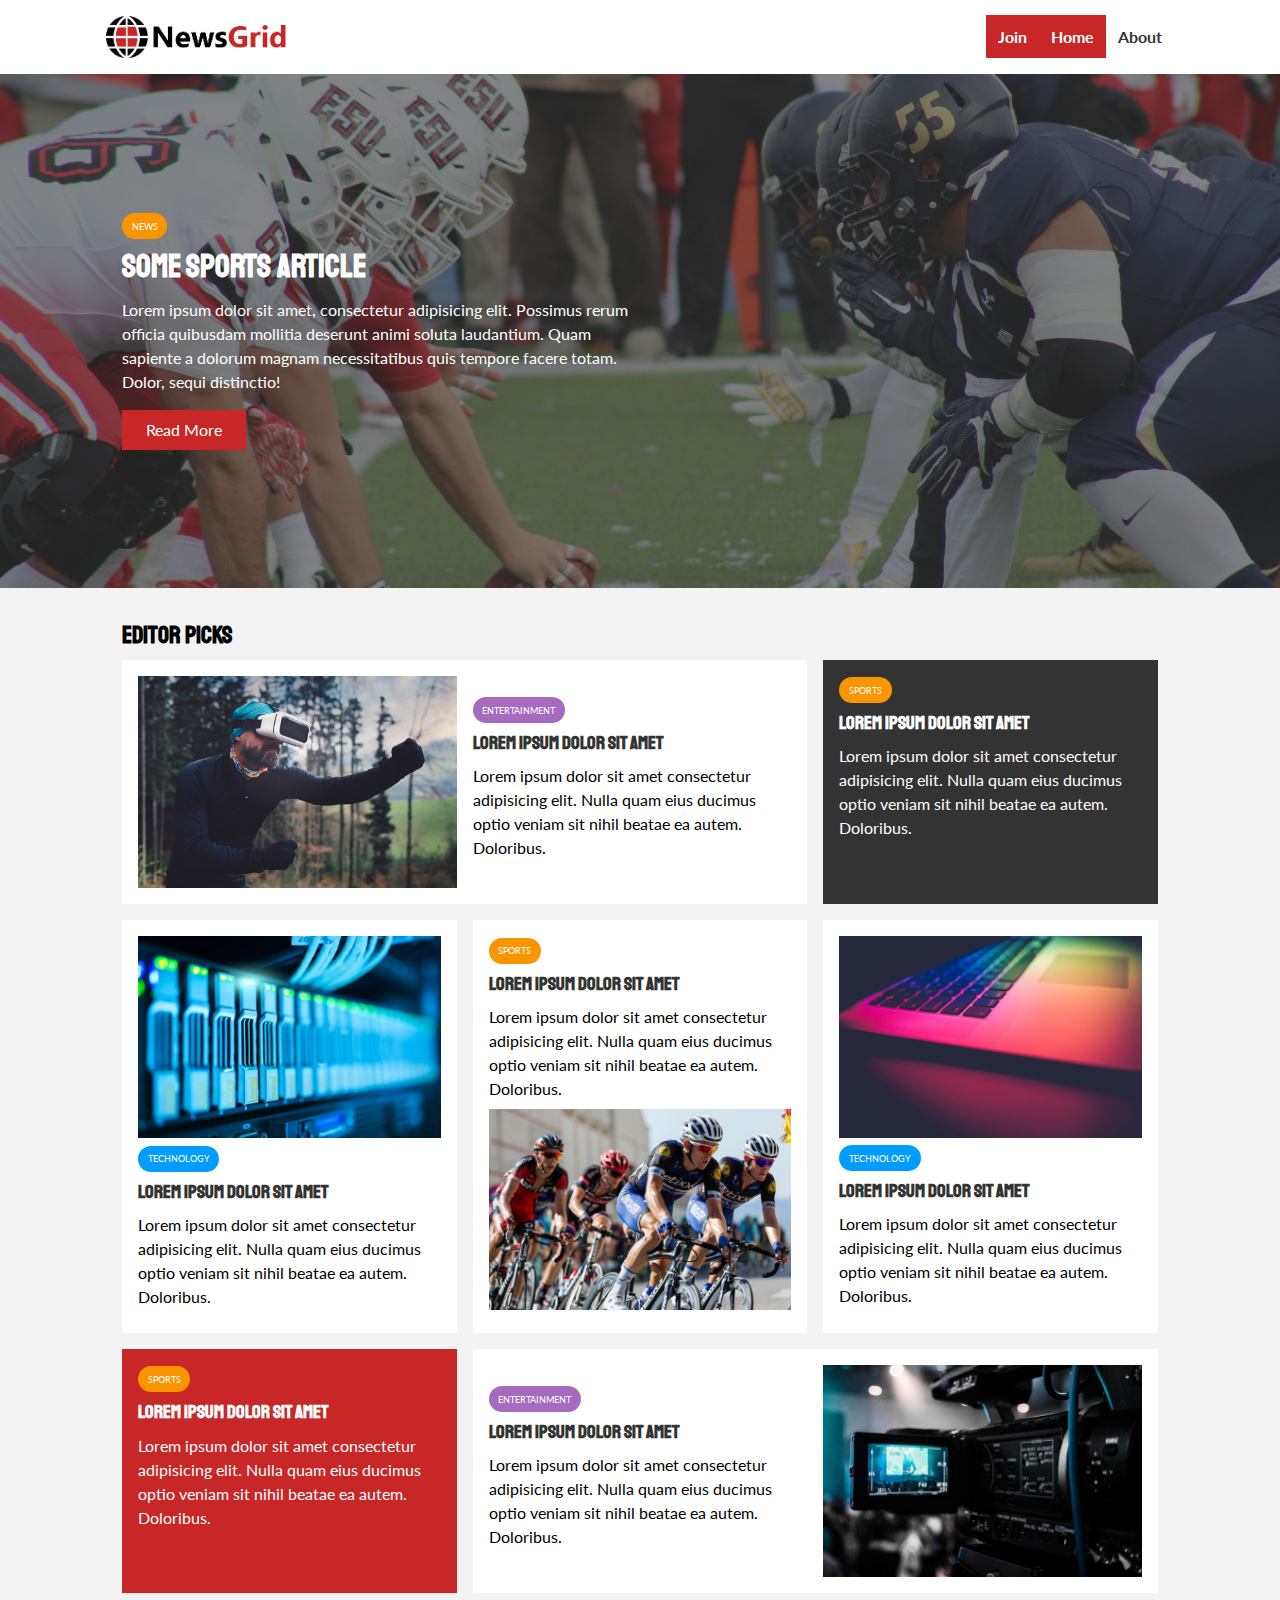
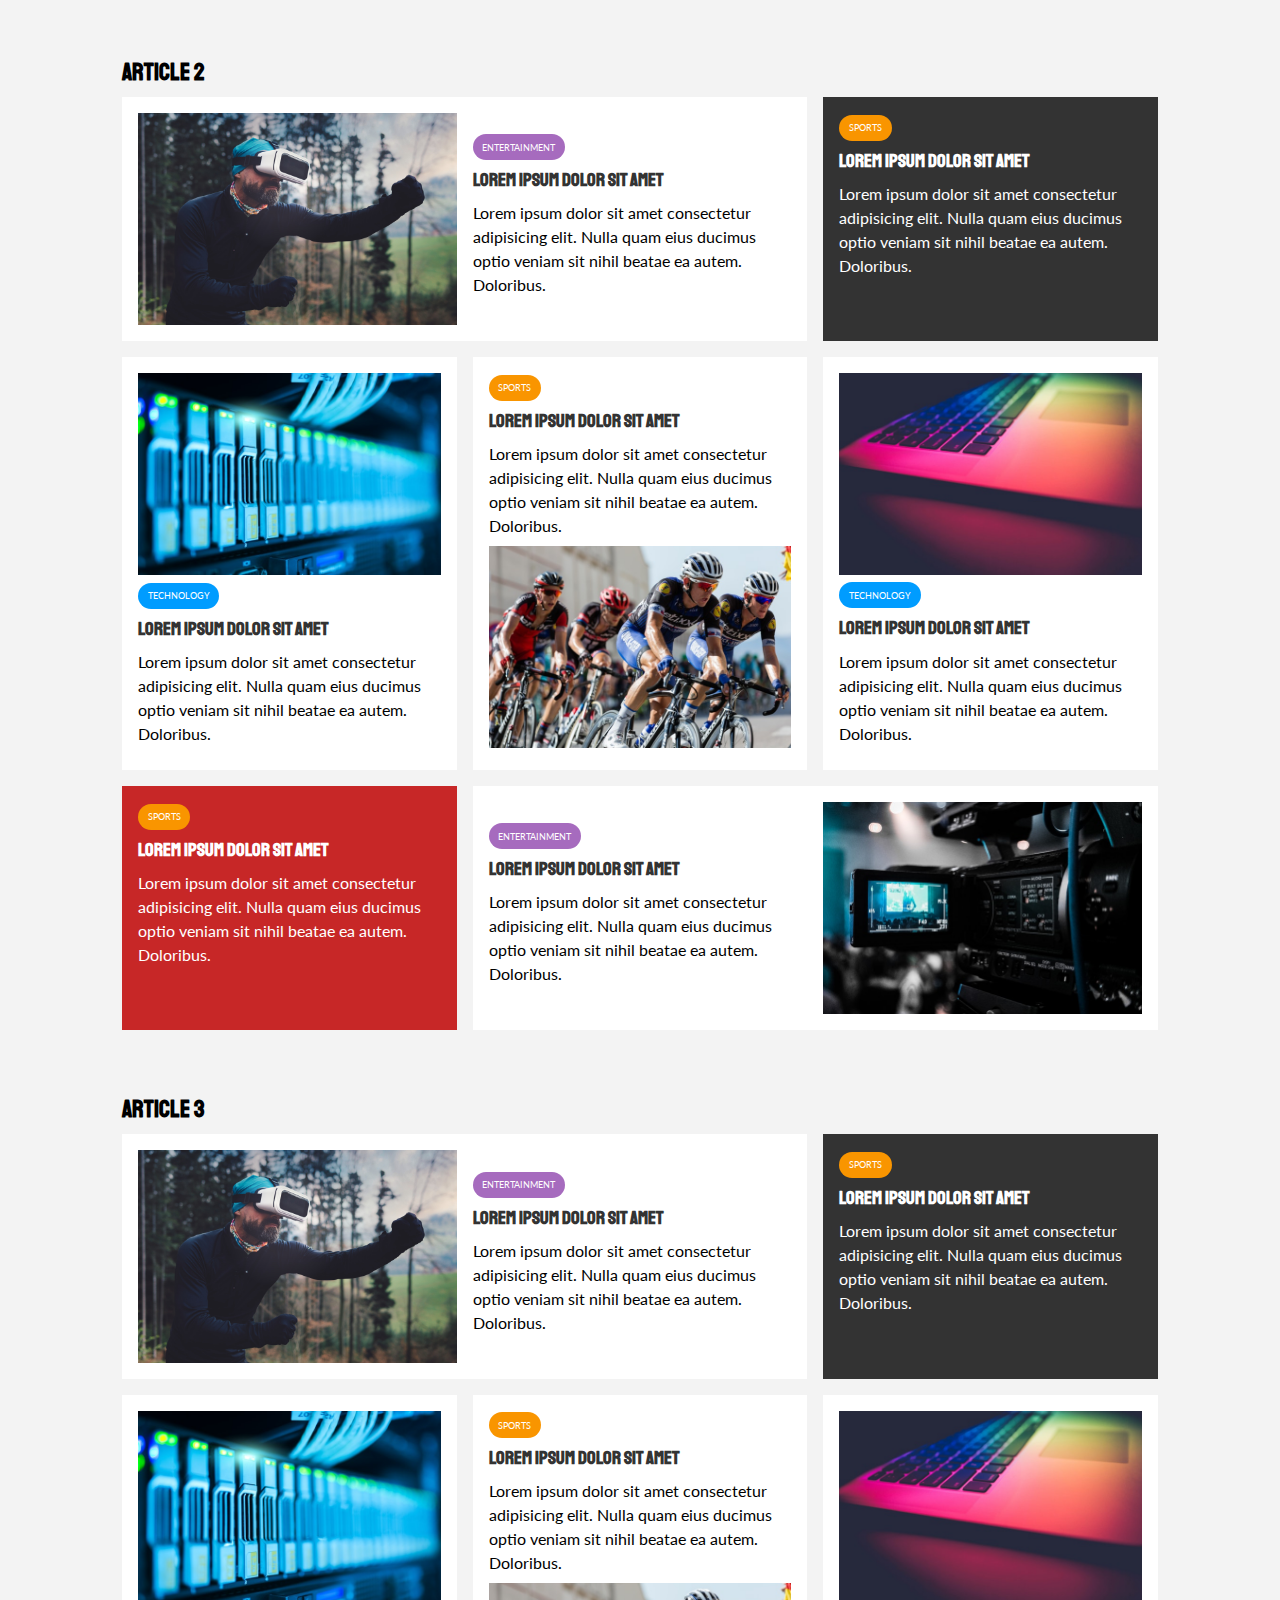
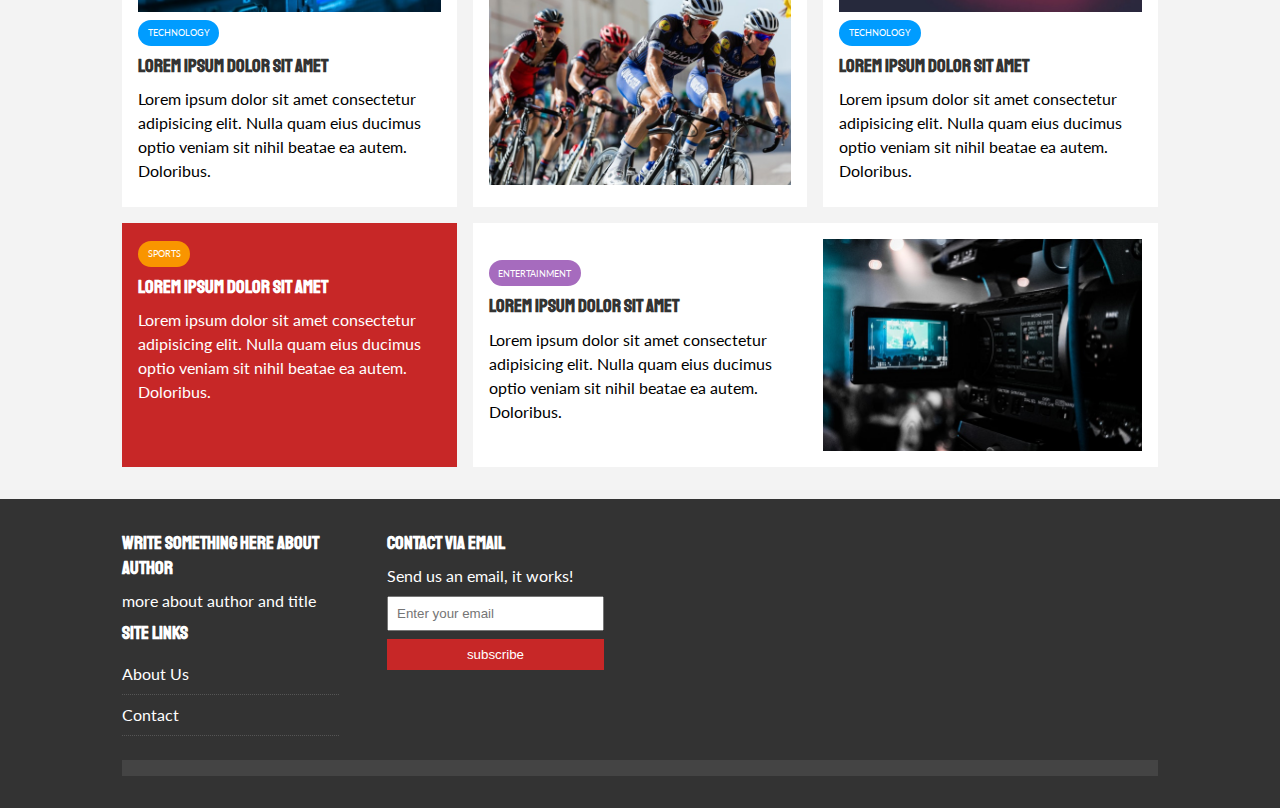
<file: index.html>
<!DOCTYPE html>
<html lang="en">

<head>
  <meta charset="UTF-8">
  <meta name="viewport" content="width=device-width, initial-scale=1.0">
  <meta http-equiv="X-UA-Compatible" content="ie=edge">
  <link rel="stylesheet" href="https://use.fontawesome.com/releases/v5.6.3/css/all.css"
    integrity="sha384-UHRtZLI+pbxtHCWp1t77Bi1L4ZtiqrqD80Kn4Z8NTSRyMA2Fd33n5dQ8lWUE00s/" crossorigin="anonymous">
  <link href="https://fonts.googleapis.com/css?family=Lato|Staatliches" rel="stylesheet">
  <link rel="stylesheet" href="css/style0.css">
  <link rel="stylesheet" media="screen and (max-width: 768px)" href="css/mobile.css">
  <link rel="shortcut icon" type="image/x-icon" href="favicon.ico">
  <title>NewsGrid | Latest News</title>
</head>

<body>
  <nav id="main-nav">
    <div class="container">
      <img src="img/logo.png" alt="NewsGrid" class="logo">
      <div class="social">
        <a href="http://facebook.com" target="_blank"><i class="fab fa-facebook fa-2x"></i></a>
        <a href="http://twitter.com" target="_blank"><i class="fab fa-twitter fa-2x"></i></a>
        <a href="http://instagram.com" target="_blank"><i class="fab fa-instagram fa-2x"></i></a>
        <a href="http://youtube.com" target="_blank"><i class="fab fa-youtube fa-2x"></i></a>
      </div>
      <ul>
        <li><a class="current" href="index.html">Join</a></li>
        <li><a class="current" href="index.html">Home</a></li>
        <li><a href="about.html">About</a></li>
      </ul>
    </div>
  </nav>

  <!-- Showcase -->
  <header id="showcase">
    <div class="container">
      <div class="showcase-container">
        <div class="showcase-content">
          <div class="category category-sports">news</div>
          <h1>Some Sports Article</h1>
          <p>Lorem ipsum dolor sit amet, consectetur adipisicing elit. Possimus rerum officia quibusdam mollitia
            deserunt animi soluta laudantium. Quam sapiente a dolorum magnam necessitatibus quis tempore facere totam.
            Dolor, sequi distinctio!</p>
          <a href="article.html" class="btn btn-primary">Read More</a>
        </div>
      </div>
    </div>
  </header>

  <!-- Home Articles -->
  <section id="home-articles" class="py-2">
    <div class="container">
      <h2>Editor Picks</h2>
      <div class="articles-container">
        <article class="card">
          <img src="img/articles/ent1.jpg" alt="">
          <div>
            <div class="category category-ent">Entertainment</div>
            <h3>
              <a href="article.html">Lorem ipsum dolor sit amet</a>
            </h3>
            <p>Lorem ipsum dolor sit amet consectetur adipisicing elit. Nulla quam eius ducimus optio veniam sit nihil
              beatae ea autem. Doloribus.</p>
          </div>
        </article>
        <article class="card bg-dark">
          <div class="category category-sports">Sports</div>
          <h3>
            <a href="article.html">Lorem ipsum dolor sit amet</a>
          </h3>
          <p>Lorem ipsum dolor sit amet consectetur adipisicing elit. Nulla quam eius ducimus optio veniam sit nihil
            beatae ea autem. Doloribus.</p>
        </article>
        <article class="card">
          <img src="img/articles/tech1.jpg" alt="">
          <div class="category category-tech">Technology</div>
          <h3>
            <a href="article.html">Lorem ipsum dolor sit amet</a>
          </h3>
          <p>Lorem ipsum dolor sit amet consectetur adipisicing elit. Nulla quam eius ducimus optio veniam sit nihil
            beatae ea autem. Doloribus.</p>
        </article>
        <article class="card">
          <div class="category category-sports">Sports</div>
          <h3>
            <a href="article.html">Lorem ipsum dolor sit amet</a>
          </h3>
          <p>Lorem ipsum dolor sit amet consectetur adipisicing elit. Nulla quam eius ducimus optio veniam sit nihil
            beatae ea autem. Doloribus.</p>
          <img src="img/articles/sports1.jpg" alt="">
        </article>
        <article class="card">
          <img src="img/articles/tech2.jpg" alt="">
          <div class="category category-tech">Technology</div>
          <h3>
            <a href="article.html">Lorem ipsum dolor sit amet</a>
          </h3>
          <p>Lorem ipsum dolor sit amet consectetur adipisicing elit. Nulla quam eius ducimus optio veniam sit nihil
            beatae ea autem. Doloribus.</p>
        </article>
        <article class="card bg-primary">
          <div class="category category-sports">Sports</div>
          <h3>
            <a href="article.html">Lorem ipsum dolor sit amet</a>
          </h3>
          <p>Lorem ipsum dolor sit amet consectetur adipisicing elit. Nulla quam eius ducimus optio veniam sit nihil
            beatae ea autem. Doloribus.</p>
        </article>
        <article class="card">
          <div>
            <div class="category category-ent">Entertainment</div>
            <h3>
              <a href="article.html">Lorem ipsum dolor sit amet</a>
            </h3>
            <p>Lorem ipsum dolor sit amet consectetur adipisicing elit. Nulla quam eius ducimus optio veniam sit nihil
              beatae ea autem. Doloribus.</p>
          </div>
          <img src="img/articles/ent2.jpg" alt="">
        </article>
      </div>
    </div>

  </section>
  <section id="home-articles" class="py-2">
    <div class="container">
      <h2>Article 2</h2>
      <div class="articles-container">
        <article class="card">
          <img src="img/articles/ent1.jpg" alt="">
          <div>
            <div class="category category-ent">Entertainment</div>
            <h3>
              <a href="article.html">Lorem ipsum dolor sit amet</a>
            </h3>
            <p>Lorem ipsum dolor sit amet consectetur adipisicing elit. Nulla quam eius ducimus optio veniam sit nihil
              beatae ea autem. Doloribus.</p>
          </div>
        </article>
        <article class="card bg-dark">
          <div class="category category-sports">Sports</div>
          <h3>
            <a href="article.html">Lorem ipsum dolor sit amet</a>
          </h3>
          <p>Lorem ipsum dolor sit amet consectetur adipisicing elit. Nulla quam eius ducimus optio veniam sit nihil
            beatae ea autem. Doloribus.</p>
        </article>
        <article class="card">
          <img src="img/articles/tech1.jpg" alt="">
          <div class="category category-tech">Technology</div>
          <h3>
            <a href="article.html">Lorem ipsum dolor sit amet</a>
          </h3>
          <p>Lorem ipsum dolor sit amet consectetur adipisicing elit. Nulla quam eius ducimus optio veniam sit nihil
            beatae ea autem. Doloribus.</p>
        </article>
        <article class="card">
          <div class="category category-sports">Sports</div>
          <h3>
            <a href="article.html">Lorem ipsum dolor sit amet</a>
          </h3>
          <p>Lorem ipsum dolor sit amet consectetur adipisicing elit. Nulla quam eius ducimus optio veniam sit nihil
            beatae ea autem. Doloribus.</p>
          <img src="img/articles/sports1.jpg" alt="">
        </article>
        <article class="card">
          <img src="img/articles/tech2.jpg" alt="">
          <div class="category category-tech">Technology</div>
          <h3>
            <a href="article.html">Lorem ipsum dolor sit amet</a>
          </h3>
          <p>Lorem ipsum dolor sit amet consectetur adipisicing elit. Nulla quam eius ducimus optio veniam sit nihil
            beatae ea autem. Doloribus.</p>
        </article>
        <article class="card bg-primary">
          <div class="category category-sports">Sports</div>
          <h3>
            <a href="article.html">Lorem ipsum dolor sit amet</a>
          </h3>
          <p>Lorem ipsum dolor sit amet consectetur adipisicing elit. Nulla quam eius ducimus optio veniam sit nihil
            beatae ea autem. Doloribus.</p>
        </article>
        <article class="card">
          <div>
            <div class="category category-ent">Entertainment</div>
            <h3>
              <a href="article.html">Lorem ipsum dolor sit amet</a>
            </h3>
            <p>Lorem ipsum dolor sit amet consectetur adipisicing elit. Nulla quam eius ducimus optio veniam sit nihil
              beatae ea autem. Doloribus.</p>
          </div>
          <img src="img/articles/ent2.jpg" alt="">
        </article>
      </div>
    </div>

  </section>
  <section id="home-articles" class="py-2">
    <div class="container">
      <h2>article 3
      </h2>
      <div class="articles-container">
        <article class="card">
          <img src="img/articles/ent1.jpg" alt="">
          <div>
            <div class="category category-ent">Entertainment</div>
            <h3>
              <a href="article.html">Lorem ipsum dolor sit amet</a>
            </h3>
            <p>Lorem ipsum dolor sit amet consectetur adipisicing elit. Nulla quam eius ducimus optio veniam sit nihil
              beatae ea autem. Doloribus.</p>
          </div>
        </article>
        <article class="card bg-dark">
          <div class="category category-sports">Sports</div>
          <h3>
            <a href="article.html">Lorem ipsum dolor sit amet</a>
          </h3>
          <p>Lorem ipsum dolor sit amet consectetur adipisicing elit. Nulla quam eius ducimus optio veniam sit nihil
            beatae ea autem. Doloribus.</p>
        </article>
        <article class="card">
          <img src="img/articles/tech1.jpg" alt="">
          <div class="category category-tech">Technology</div>
          <h3>
            <a href="article.html">Lorem ipsum dolor sit amet</a>
          </h3>
          <p>Lorem ipsum dolor sit amet consectetur adipisicing elit. Nulla quam eius ducimus optio veniam sit nihil
            beatae ea autem. Doloribus.</p>
        </article>
        <article class="card">
          <div class="category category-sports">Sports</div>
          <h3>
            <a href="article.html">Lorem ipsum dolor sit amet</a>
          </h3>
          <p>Lorem ipsum dolor sit amet consectetur adipisicing elit. Nulla quam eius ducimus optio veniam sit nihil
            beatae ea autem. Doloribus.</p>
          <img src="img/articles/sports1.jpg" alt="">
        </article>
        <article class="card">
          <img src="img/articles/tech2.jpg" alt="">
          <div class="category category-tech">Technology</div>
          <h3>
            <a href="article.html">Lorem ipsum dolor sit amet</a>
          </h3>
          <p>Lorem ipsum dolor sit amet consectetur adipisicing elit. Nulla quam eius ducimus optio veniam sit nihil
            beatae ea autem. Doloribus.</p>
        </article>
        <article class="card bg-primary">
          <div class="category category-sports">Sports</div>
          <h3>
            <a href="article.html">Lorem ipsum dolor sit amet</a>
          </h3>
          <p>Lorem ipsum dolor sit amet consectetur adipisicing elit. Nulla quam eius ducimus optio veniam sit nihil
            beatae ea autem. Doloribus.</p>
        </article>
        <article class="card">
          <div>
            <div class="category category-ent">Entertainment</div>
            <h3>
              <a href="article.html">Lorem ipsum dolor sit amet</a>
            </h3>
            <p>Lorem ipsum dolor sit amet consectetur adipisicing elit. Nulla quam eius ducimus optio veniam sit nihil
              beatae ea autem. Doloribus.</p>
          </div>
          <img src="img/articles/ent2.jpg" alt="">
        </article>
      </div>
    </div>

  </section>


  <!-- Footer -->
  <footer id="main-footer" class="py-2">
    <div class="container footer-container">
      <div class="info">
        <h3>write something here about author</h3>
        <p>more about author and title
        </p>
        <h3>Site Links</h3>
        <ul class="list">
          <li><a href="#">About Us</a></li>
          <li><a href="#">Contact</a></li>
        </ul>
      </div>
      <div>
        <h3>Contact via email</h3>
        <p>Send us an email, it works!</p>
        <form method="POST" data-netlify="true" name="contact">
          <input type="email" name="email" placeholder="Enter your email">
          <input type="submit" value="subscribe" class="btn btn-primary">
        </form>
      </div>
      <div>
      </div>
  </footer>
</body>

</html>
</file>
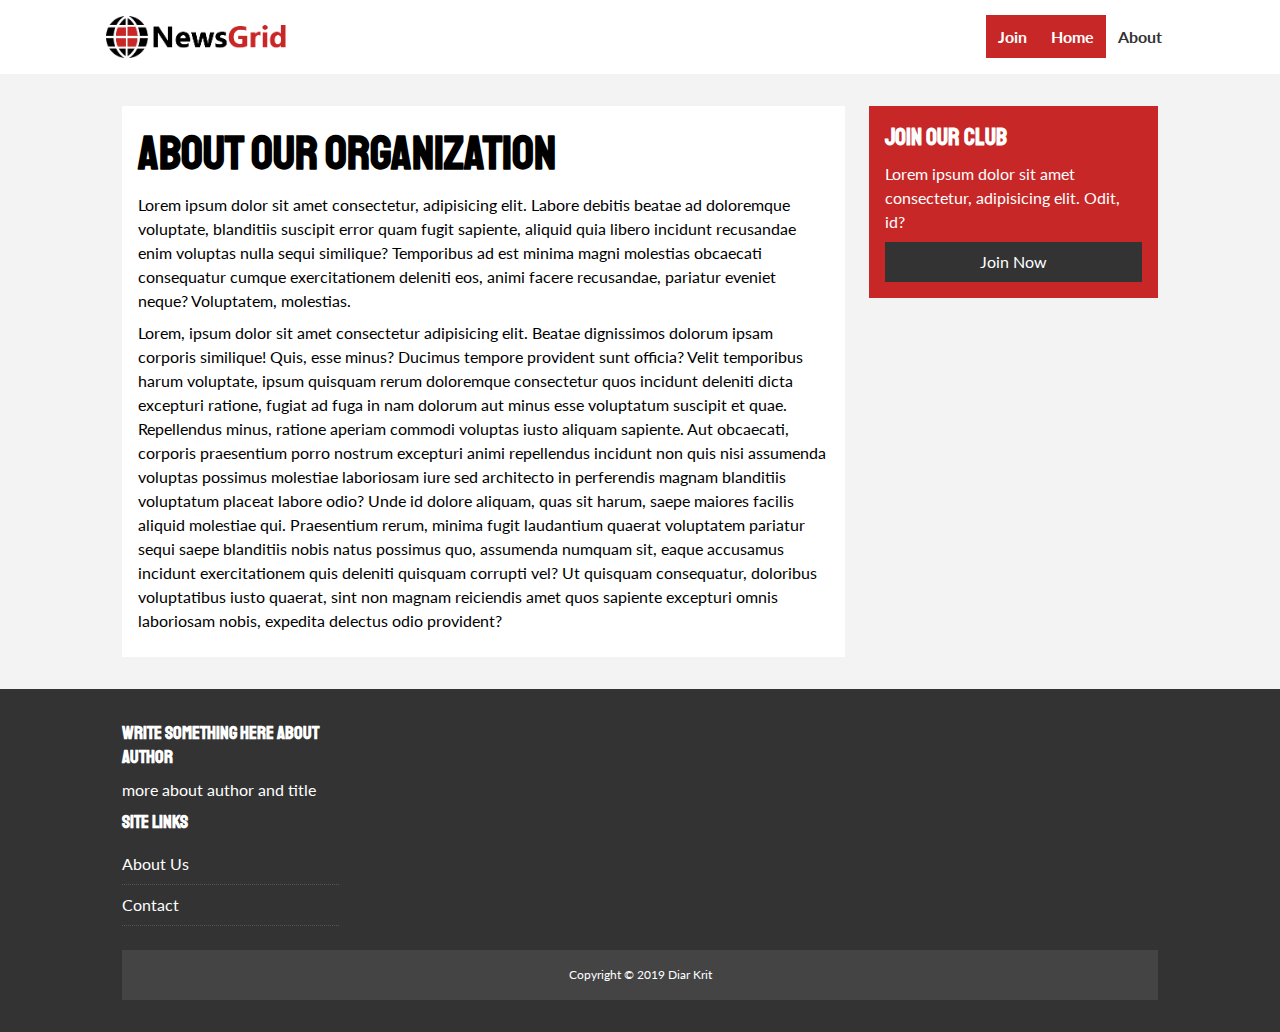
<file: about.html>
<!DOCTYPE html>
<html lang="en">

<head>
  <meta charset="UTF-8">
  <meta name="viewport" content="width=device-width, initial-scale=1.0">
  <meta http-equiv="X-UA-Compatible" content="ie=edge">
  <link rel="stylesheet" href="https://use.fontawesome.com/releases/v5.6.3/css/all.css"
    integrity="sha384-UHRtZLI+pbxtHCWp1t77Bi1L4ZtiqrqD80Kn4Z8NTSRyMA2Fd33n5dQ8lWUE00s/" crossorigin="anonymous">
  <link href="https://fonts.googleapis.com/css?family=Lato|Staatliches" rel="stylesheet">
  <link rel="stylesheet" href="css/style.css">
  <link rel="stylesheet" media="screen and (max-width: 768px)" href="css/mobile.css">
  <link rel="shortcut icon" type="image/x-icon" href="favicon.ico">
  <title>NewsGrid | About</title>
</head>

<body>
  <nav id="main-nav">
    <div class="container">
      <img src="img/logo.png" alt="NewsGrid" class="logo">
      <div class="social">
        <a href="http://facebook.com" target="_blank"><i class="fab fa-facebook fa-2x"></i></a>
        <a href="http://twitter.com" target="_blank"><i class="fab fa-twitter fa-2x"></i></a>
        <a href="http://instagram.com" target="_blank"><i class="fab fa-instagram fa-2x"></i></a>
        <a href="http://youtube.com" target="_blank"><i class="fab fa-youtube fa-2x"></i></a>
      </div>
      <ul>
        <li><a class="current" href="index.html">Join</a></li>
        <li><a class="current" href="index.html">Home</a></li>
        <li><a href="about.html">About</a></li>
      </ul>
    </div>
  </nav>

  <section id="about">
    <div class="container">
      <div class="page-container">
        <article class="card">
          <h1 class="l-heading">About Our Organization</h1>
          <p>Lorem ipsum dolor sit amet consectetur, adipisicing elit. Labore debitis beatae ad doloremque voluptate,
            blanditiis suscipit error quam fugit sapiente, aliquid quia libero incidunt recusandae enim voluptas nulla
            sequi similique? Temporibus ad est minima magni molestias obcaecati consequatur cumque exercitationem
            deleniti eos, animi facere recusandae, pariatur eveniet neque? Voluptatem, molestias.</p>
          <p>Lorem, ipsum dolor sit amet consectetur adipisicing elit. Beatae dignissimos dolorum ipsam corporis
            similique! Quis, esse minus? Ducimus tempore provident sunt officia? Velit temporibus harum voluptate, ipsum
            quisquam rerum doloremque consectetur quos incidunt deleniti dicta excepturi ratione, fugiat ad fuga in nam
            dolorum aut minus esse voluptatum suscipit et quae. Repellendus minus, ratione aperiam commodi voluptas
            iusto aliquam sapiente. Aut obcaecati, corporis praesentium porro nostrum excepturi animi repellendus
            incidunt non quis nisi assumenda voluptas possimus molestiae laboriosam iure sed architecto in perferendis
            magnam blanditiis voluptatum placeat labore odio? Unde id dolore aliquam, quas sit harum, saepe maiores
            facilis aliquid molestiae qui. Praesentium rerum, minima fugit laudantium quaerat voluptatem pariatur sequi
            saepe blanditiis nobis natus possimus quo, assumenda numquam sit, eaque accusamus incidunt exercitationem
            quis deleniti quisquam corrupti vel? Ut quisquam consequatur, doloribus voluptatibus iusto quaerat, sint non
            magnam reiciendis amet quos sapiente excepturi omnis laboriosam nobis, expedita delectus odio provident?</p>
        </article>
        <aside class="card bg-primary">
          <h2>Join Our Club</h2>
          <p>Lorem ipsum dolor sit amet consectetur, adipisicing elit. Odit, id?</p>
          <a href="#" class="btn btn-dark btn-block">Join Now</a>
        </aside>
      </div>
    </div>
  </section>

  <!-- Footer -->
  <footer id="main-footer" class="py-2">
    <div class="container footer-container">
      <div class="info">
        <h3>write something here about author</h3>
        <p>more about author and title
        </p>
        <h3>Site Links</h3>
        <ul class="list">
          <li><a href="#">About Us</a></li>
          <li><a href="#">Contact</a></li>

      </div>
      <div>
        <p>Copyright &copy; 2019 Diar Krit</p>
      </div>
  </footer>

</body>

</html>
</file>
<file: css/style0.css>
:root {
  --primary-color: #c72727;
  --secondary-color: #f99500;
  --light-color: #f3f3f3;
  --dark-color: #333;
  --max-width: 1100px;
}

.category {
  --sports-color: #f99500;
  --ent-color: #a66bbe;
  --tech-color: #009cff;
}

* {
  margin: 0;
  padding: 0;
  box-sizing: border-box;
}

body {
  font-family: 'Lato', sans-serif;
  line-height: 1.5;
  background: var(--light-color);
}

a {
  color: #333;
  text-decoration: none;
}

ul {
  list-style: none;
}

p {
  margin: .5rem 0;
}

img {
  width: 100%;
}

h1, h2, h3, h4, h5, h6 {
  font-family: 'Staatliches', cursive;
  margin-bottom: .55rem;
  line-height: 1.3;
}

/* Utility */
.container {
  max-width: var(--max-width);
  margin: auto;
  padding: 0 2rem;
  overflow: hidden;
}

.category {
  display: inline-block;
  color: #fff;
  font-size: 0.55rem;
  text-transform: uppercase;
  padding: 0.4rem 0.6rem;
  border-radius: 15px;
  margin-bottom: 0.5rem;
}

.category-sports { background: var(--sports-color) }
.category-ent { background: var(--ent-color) }
.category-tech { background: var(--tech-color) }

.btn {
  display: inline-block;
  border: none;
  background: var(--dark-color);
  color: #fff;
  padding: 0.5rem 1.5rem;
}

.btn-light { background: var(--light-color) }
.btn-primary { background: var(--primary-color) }
.btn-secondary { background: var(--secondary-color) }

.btn-block {
  display: block;
  width: 100%;
  text-align: center;
}

.btn:hover {
  opacity: 0.9;
}

.card {
  background: #fff;
  padding: 1rem;
}

.bg-dark {
  background: var(--dark-color);
  color: #fff;
}

.bg-primary {
  background: var(--primary-color);
  color: #fff;
}

.bg-secondary {
  background: var(--secondary-color);
  color: #fff;
}

.bg-dark h1,
.bg-dark h2,
.bg-dark h3,
.bg-dark a,
.bg-primary h1,
.bg-primary h2,
.bg-primary h3,
.bg-primary a,
.bg-secondary h1,
.bg-secondary h2,
.bg-secondary h3,
.bg-secondary a {
  color: #fff;
}

.py-1 { padding: 1.5rem 0 }
.py-2 { padding: 2rem 0 }
.py-3 { padding: 3rem 0 }
.p-1 { padding: 1.5rem }
.p-2 { padding: 2rem }
.p-3 { padding: 3rem }

.l-heading {
  font-size: 3rem;
}

.list li {
  padding: .5rem 0;
  border-bottom: #555 dotted 1px;
  width: 90%;
}

.list li a:hover {
  color: var(--primary-color) !important;
}

/* Inner page grid container */
.page-container {
  display: grid;
  grid-template-columns: 5fr 2fr;
  margin: 2rem 0;
  grid-gap: 1.5rem;
}

.page-container > *:first-child {
  grid-row: 1 / span 3;
}

/* Navigation */
#main-nav {
  background: #fff;
  position: sticky;
  top: 0;
  z-index: 2;
}

#main-nav .container {
  display: grid;
  grid-template-columns: 6fr 3fr 2fr;
  padding: 1rem;
  align-items: center;
}

#main-nav .logo {
  width: 180px;
}

#main-nav ul {
  justify-self: end;
  display: flex;
}

#main-nav ul li a {
  padding: 0.75rem;
  font-weight: bold;
}

#main-nav ul li a.current {
  background: var(--primary-color);
  color: #fff;
}

#main-nav ul li a:hover {
  background: var(--light-color);
  color: var(--dark-color);
}

#main-nav .social {
  justify-self: center;
}

#main-nav .social i {
  color: #777;
  margin-right: .5rem;
}

/* Showcase */
#showcase {
  color: #fff;
  background: #333;
  padding: 2rem;
  position: relative;
}

#showcase:before {
  content: '';
  background: url('../img/featured.jpg') no-repeat center center/cover;
  position: absolute;
  top: 0;
  left: 0;
  width: 100%;
  height: 100%;
  opacity: 0.4;
}

#showcase .showcase-container {
  display: grid;
  grid-template-columns: repeat(2, 1fr);
  justify-content: center;
  align-items: center;
  height: 50vh;
}

#showcase .showcase-content {
  z-index: 1;
}

#showcase .showcase-content p {
  margin-bottom: 1rem;
}

/* Home Articles */
#home-articles .articles-container {
  display: grid;
  grid-template-columns: repeat(3, 1fr);
  grid-gap: 1rem;
}

#home-articles .articles-container > *:first-child,
#home-articles .articles-container > *:last-child {
  display: grid;
  grid-template-columns: repeat(2, 1fr);
  grid-gap: 1rem;
  align-items: center;
  grid-column: 1 / span 2;
}

#home-articles .articles-container > *:last-child {
  grid-column: 2 / span 2;
}

#article .meta {
  display: flex;
  justify-content: space-between;
  align-items: center;
  background: #eee;
  padding: 0.5rem;
}

#article .meta .category {
  margin-top: 0.4rem;
}

/* Footer */
#main-footer {
  background: var(--dark-color);
  color: #fff;
}

#main-footer img {
  width: 150px;
}

#main-footer a {
  color: #fff;
}

#main-footer .footer-container {
  display: grid;
  grid-template-columns: repeat(4, 1fr);
  grid-gap: 1.5rem;
}

#main-footer .footer-container > *:last-child {
  background: #444;
  grid-column: 1 / span 4;
  padding: .5rem;
  text-align: center;
  font-size: 0.75rem;
}

#main-footer .footer-container input[type='email'] {
  width: 90%;
  padding: 0.5rem;
  margin-bottom: 0.5rem;
}

#main-footer .footer-container input[type='submit'] {
  width: 90%;
}
</file>
<file: css/mobile.css>
/* Navigation */
#main-nav .social {
  display: none;
}

#main-nav .container {
  grid-template-columns: 1fr;
  grid-gap: 1.2rem;
}

#main-nav ul,
#main-nav .logo {
  justify-self: center;
}

#main-nav ul li a {
  padding: 0.50rem;
}

#home-articles .articles-container {
  grid-template-columns: repeat(2, 1fr);
}

#home-articles .articles-container > *:first-child,
#home-articles .articles-container > *:last-child {
  grid-template-columns: 1fr;
  grid-column: 1;
}

@media(max-width: 600px) {
  /* Stack Grid Items */
  #showcase .showcase-container,
  #home-articles .articles-container,
  #main-footer .footer-container {
    grid-template-columns: 1fr;
  }

  #main-footer .footer-container > *:last-child {
    grid-column: 1;
  }

  #main-footer .footer-container > *:first-child,
  #main-footer .footer-container > *:nth-child(2){
    border-bottom: #444 dotted 1px;
    padding-bottom: 1rem;
  }

  .page-container {
    grid-template-columns: 1fr;
    text-align: center;
  }

  .page-container > *:first-child {
    grid-row: 1;
  }

  .l-heading {
    font-size: 2rem;
  }
}
</file>
<file: css/style.css>
:root {
  --primary-color: #c72727;
  --secondary-color: #f99500;
  --light-color: #f3f3f3;
  --dark-color: #333;
  --max-width: 1100px;
}

.category {
  --sports-color: #f99500;
  --ent-color: #a66bbe;
  --tech-color: #009cff;
}

* {
  margin: 0;
  padding: 0;
  box-sizing: border-box;
}

body {
  font-family: 'Lato', sans-serif;
  line-height: 1.5;
  background: var(--light-color);
}

a {
  color: #333;
  text-decoration: none;
}

ul {
  list-style: none;
}

p {
  margin: .5rem 0;
}

img {
  width: 100%;
}

h1, h2, h3, h4, h5, h6 {
  font-family: 'Staatliches', cursive;
  margin-bottom: .55rem;
  line-height: 1.3;
}

/* Utility */
.container {
  max-width: var(--max-width);
  margin: auto;
  padding: 0 2rem;
  overflow: hidden;
}

.category {
  display: inline-block;
  color: #fff;
  font-size: 0.55rem;
  text-transform: uppercase;
  padding: 0.4rem 0.6rem;
  border-radius: 15px;
  margin-bottom: 0.5rem;
}

.category-sports { background: var(--sports-color) }
.category-ent { background: var(--ent-color) }
.category-tech { background: var(--tech-color) }

.btn {
  display: inline-block;
  border: none;
  background: var(--dark-color);
  color: #fff;
  padding: 0.5rem 1.5rem;
}

.btn-light { background: var(--light-color) }
.btn-primary { background: var(--primary-color) }
.btn-secondary { background: var(--secondary-color) }

.btn-block {
  display: block;
  width: 100%;
  text-align: center;
}

.btn:hover {
  opacity: 0.9;
}

.card {
  background: #fff;
  padding: 1rem;
}

.bg-dark {
  background: var(--dark-color);
  color: #fff;
}

.bg-primary {
  background: var(--primary-color);
  color: #fff;
}

.bg-secondary {
  background: var(--secondary-color);
  color: #fff;
}

.bg-dark h1,
.bg-dark h2,
.bg-dark h3,
.bg-dark a,
.bg-primary h1,
.bg-primary h2,
.bg-primary h3,
.bg-primary a,
.bg-secondary h1,
.bg-secondary h2,
.bg-secondary h3,
.bg-secondary a {
  color: #fff;
}

.py-1 { padding: 1.5rem 0 }
.py-2 { padding: 2rem 0 }
.py-3 { padding: 3rem 0 }
.p-1 { padding: 1.5rem }
.p-2 { padding: 2rem }
.p-3 { padding: 3rem }

.l-heading {
  font-size: 3rem;
}

.list li {
  padding: .5rem 0;
  border-bottom: #555 dotted 1px;
  width: 90%;
}

.list li a:hover {
  color: var(--primary-color) !important;
}

/* Inner page grid container */
.page-container {
  display: grid;
  grid-template-columns: 5fr 2fr;
  margin: 2rem 0;
  grid-gap: 1.5rem;
}

.page-container > *:first-child {
  grid-row: 1 / span 3;
}

/* Navigation */
#main-nav {
  background: #fff;
  position: sticky;
  top: 0;
  z-index: 2;
}

#main-nav .container {
  display: grid;
  grid-template-columns: 6fr 3fr 2fr;
  padding: 1rem;
  align-items: center;
}

#main-nav .logo {
  width: 180px;
}

#main-nav ul {
  justify-self: end;
  display: flex;
}

#main-nav ul li a {
  padding: 0.75rem;
  font-weight: bold;
}

#main-nav ul li a.current {
  background: var(--primary-color);
  color: #fff;
}

#main-nav ul li a:hover {
  background: var(--light-color);
  color: var(--dark-color);
}

#main-nav .social {
  justify-self: center;
}

#main-nav .social i {
  color: #777;
  margin-right: .5rem;
}

/* Showcase */
#showcase {
  color: #fff;
  background: #333;
  padding: 2rem;
  position: relative;
}

#showcase:before {
  content: '';
  background: url('../img/featured.jpg') no-repeat center center/cover;
  position: absolute;
  top: 0;
  left: 0;
  width: 100%;
  height: 100%;
  opacity: 0.4;
}

#showcase .showcase-container {
  display: grid;
  grid-template-columns: repeat(2, 1fr);
  justify-content: center;
  align-items: center;
  height: 50vh;
}

#showcase .showcase-content {
  z-index: 1;
}

#showcase .showcase-content p {
  margin-bottom: 1rem;
}

/* Home Articles */
#home-articles .articles-container {
  display: grid;
  grid-template-columns: repeat(3, 1fr);
  grid-gap: 1rem;
}

#home-articles .articles-container > *:first-child,
#home-articles .articles-container > *:last-child {
  display: grid;
  grid-template-columns: repeat(2, 1fr);
  grid-gap: 1rem;
  align-items: center;
  grid-column: 1 / span 2;
}

#home-articles .articles-container > *:last-child {
  grid-column: 2 / span 2;
}

#article .meta {
  display: flex;
  justify-content: space-between;
  align-items: center;
  background: #eee;
  padding: 0.5rem;
}

#article .meta .category {
  margin-top: 0.4rem;
}

/* Footer */
#main-footer {
  background: var(--dark-color);
  color: #fff;
}

#main-footer img {
  width: 150px;
}

#main-footer a {
  color: #fff;
}

#main-footer .footer-container {
  display: grid;
  grid-template-columns: repeat(4, 1fr);
  grid-gap: 1.5rem;
}

#main-footer .footer-container > *:last-child {
  background: #444;
  grid-column: 1 / span 4;
  padding: .5rem;
  text-align: center;
  font-size: 0.75rem;
}

#main-footer .footer-container input[type='email'] {
  width: 90%;
  padding: 0.5rem;
  margin-bottom: 0.5rem;
}

#main-footer .footer-container input[type='submit'] {
  width: 90%;
}
</file>
